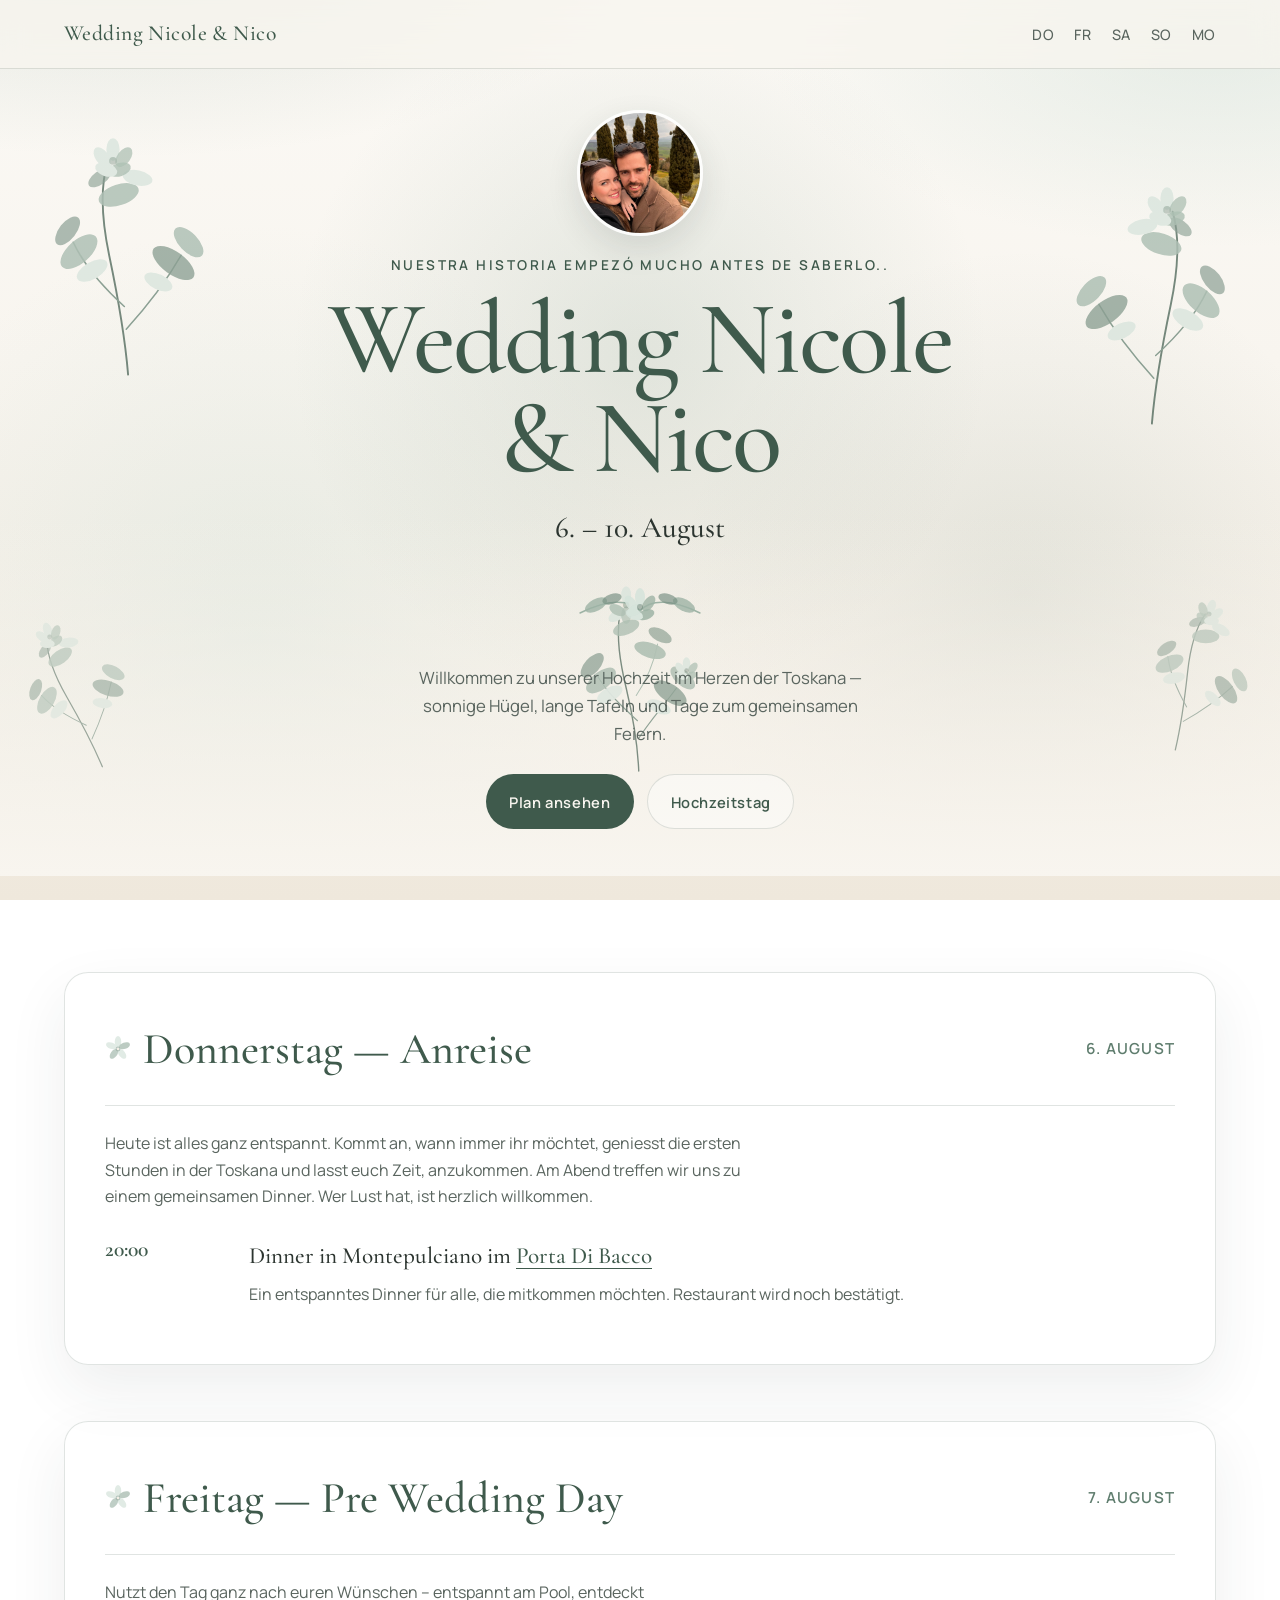
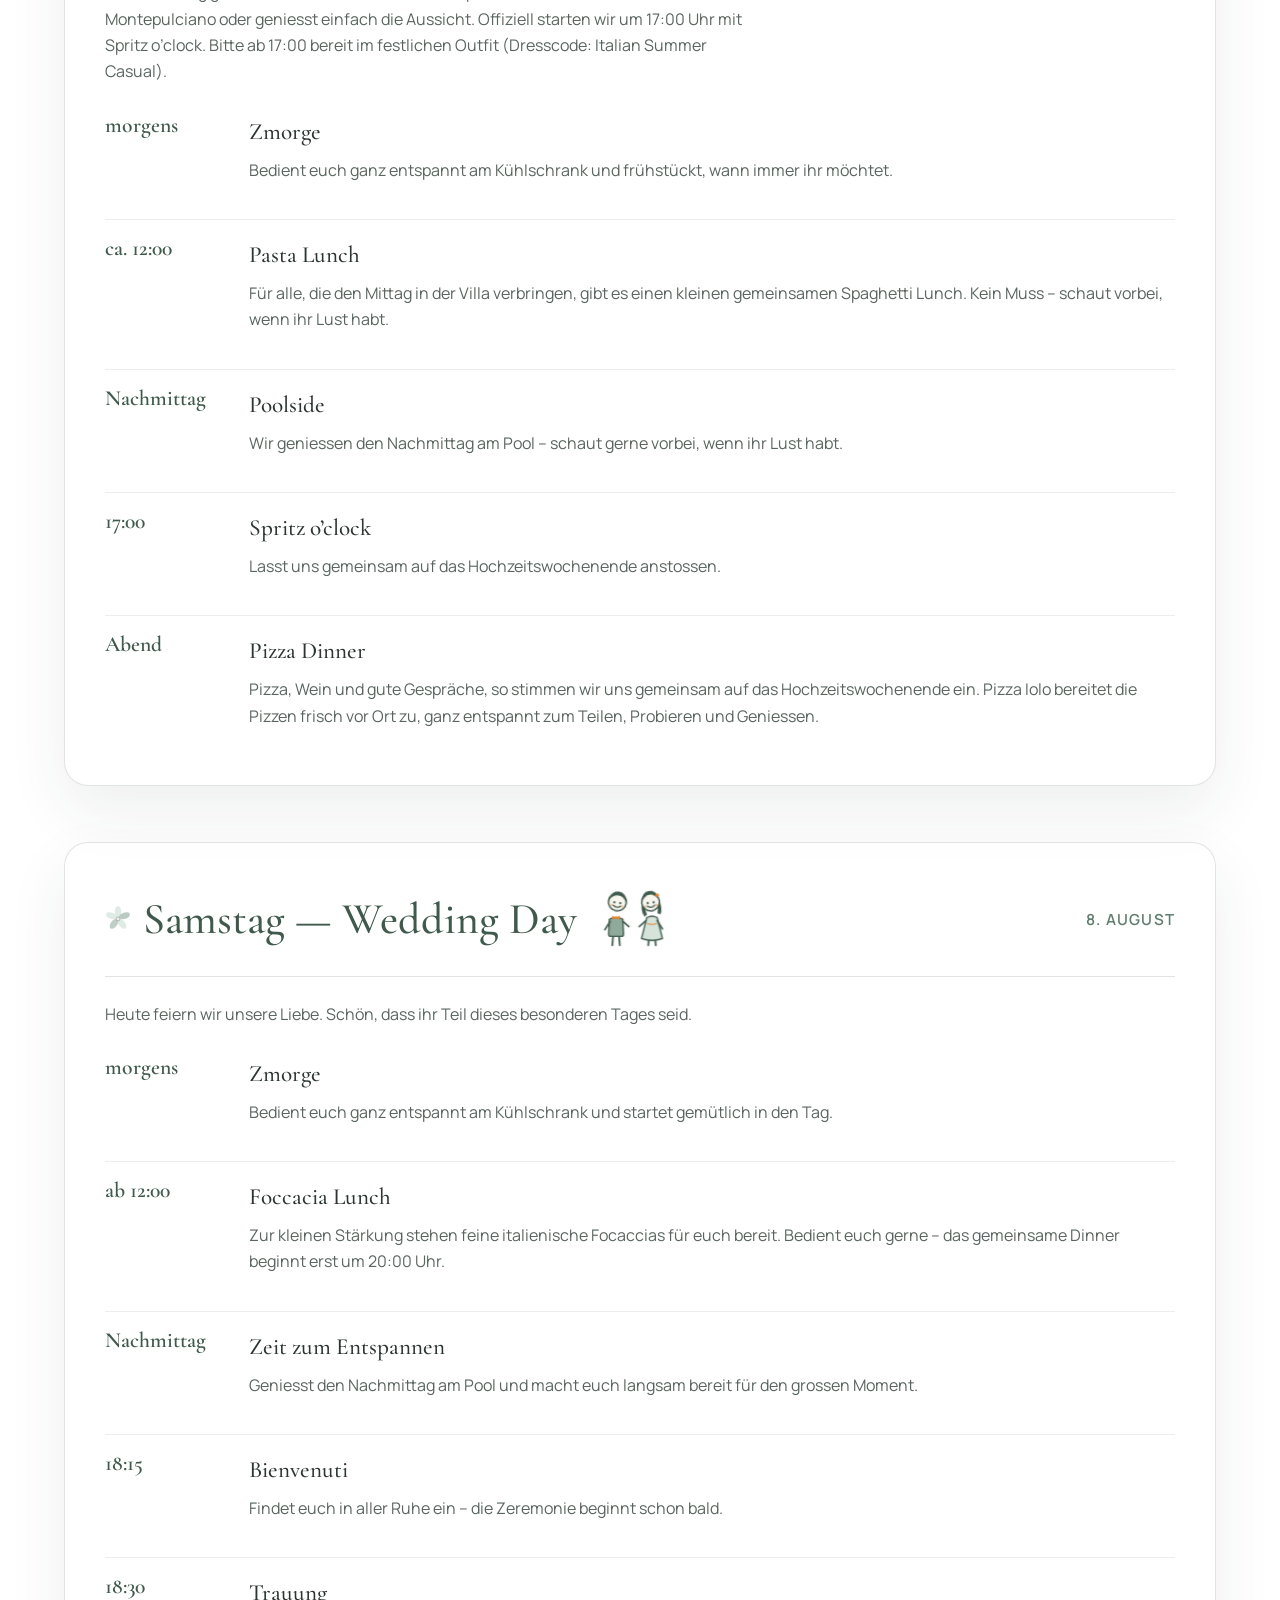
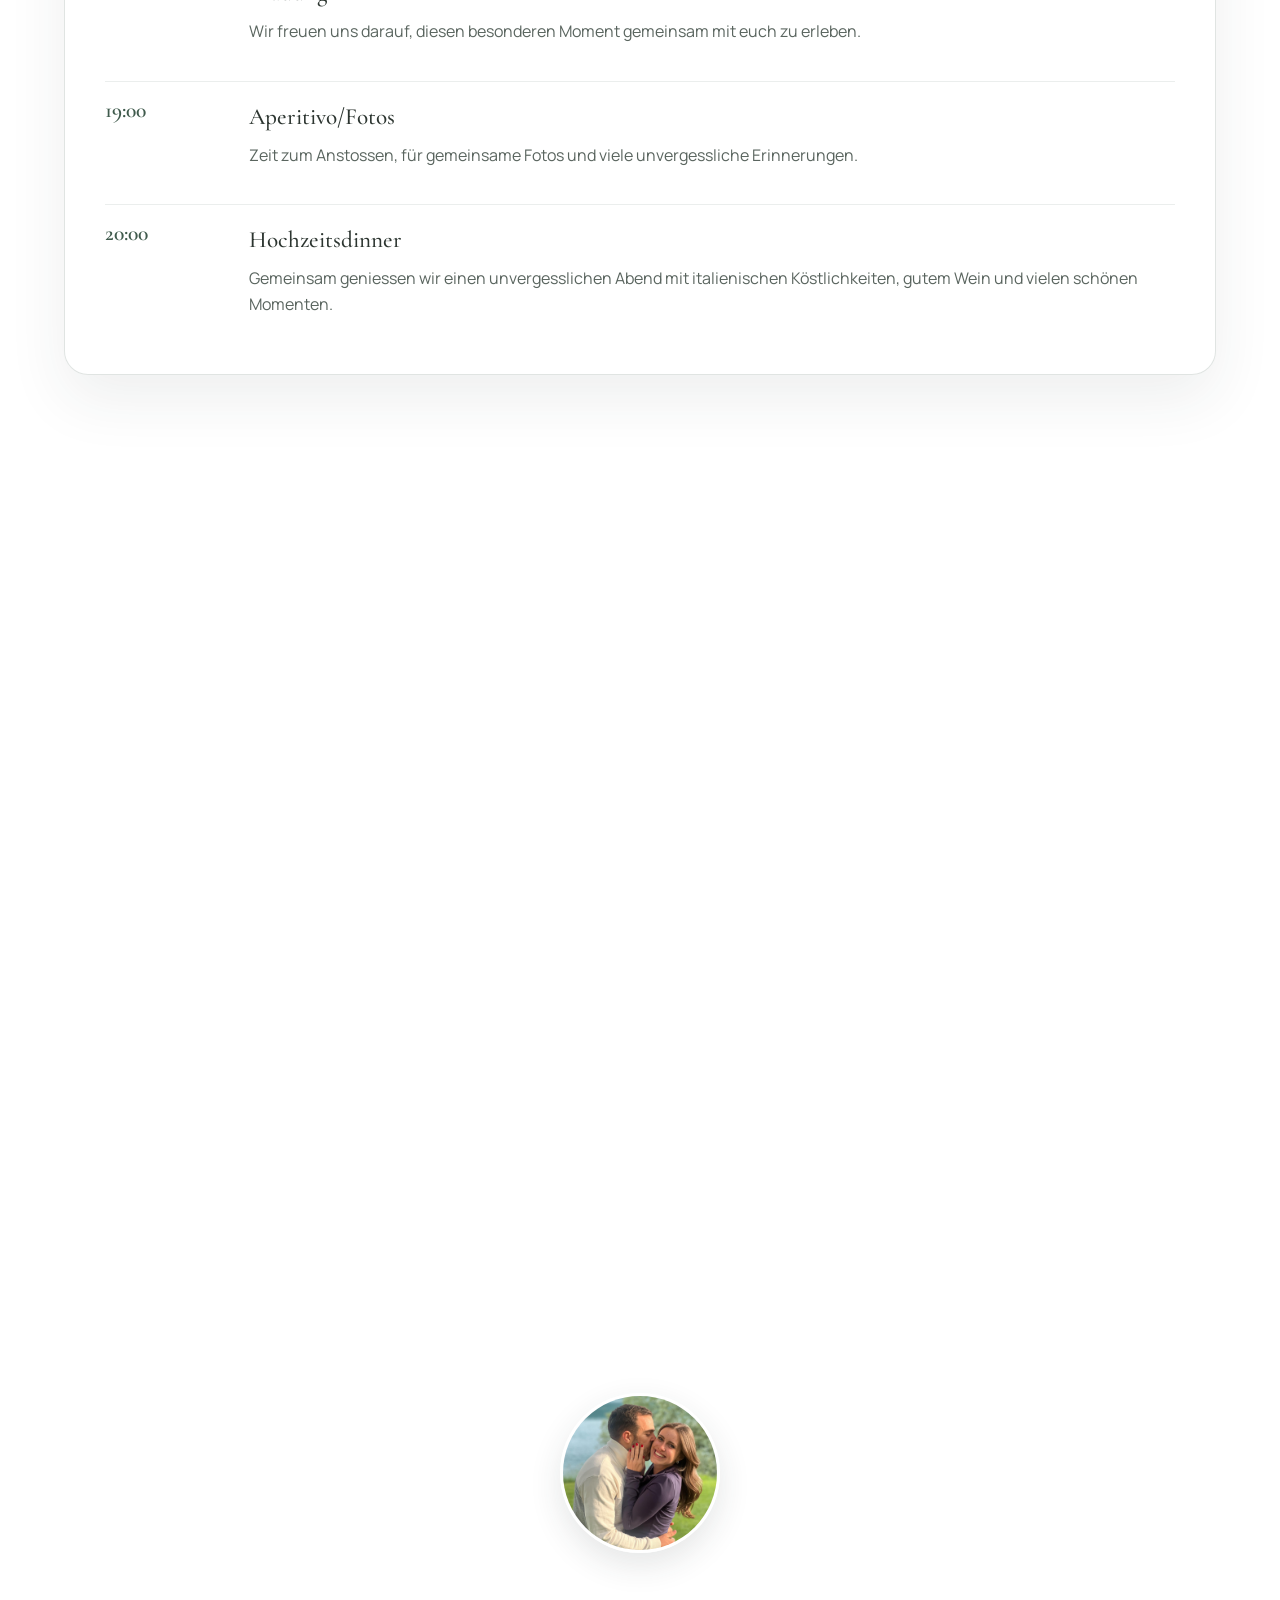
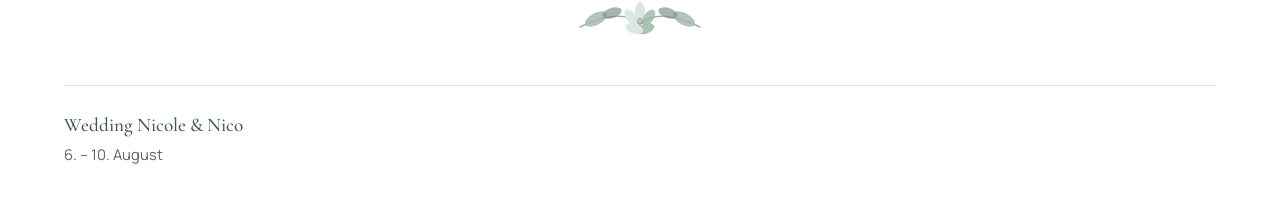
<file: index.html>
<!DOCTYPE html>
<html lang="de">
  <head>
    <meta charset="UTF-8" />
    <meta name="viewport" content="width=device-width, initial-scale=1.0" />
    <title>Wedding Nicole &amp; Nico</title>
    <meta
      name="description"
      content="Ablauf für Wedding Nicole &amp; Nico — 6. bis 10. August."
    />
    <link rel="preconnect" href="https://fonts.googleapis.com" />
    <link rel="preconnect" href="https://fonts.gstatic.com" crossorigin />
    <link
      href="https://fonts.googleapis.com/css2?family=Cormorant+Garamond:ital,wght@0,400;0,500;0,600;1,400&family=Manrope:wght@400;500;600;700&display=swap"
      rel="stylesheet"
    />
    <link rel="stylesheet" href="css/styles.css" />
  </head>
  <body>
    <header class="site-header">
      <nav class="nav" aria-label="Hauptnavigation">
        <a class="nav-brand" href="#top">Wedding Nicole &amp; Nico</a>
        <ul class="nav-links">
          <li><a href="#thursday">Do</a></li>
          <li><a href="#friday">Fr</a></li>
          <li><a href="#saturday">Sa</a></li>
          <li><a href="#sunday">So</a></li>
          <li><a href="#monday">Mo</a></li>
        </ul>
      </nav>
    </header>

    <main id="top">
      <section class="hero" aria-labelledby="hero-title">
        <div class="hero-atmosphere" aria-hidden="true"></div>
        <div class="hero-flora" aria-hidden="true">
          <img
            class="flora flora--sprig-left"
            src="assets/svg/sprig-left.svg"
            alt=""
            width="220"
            height="260"
          />
          <img
            class="flora flora--sprig-right"
            src="assets/svg/sprig-right.svg"
            alt=""
            width="220"
            height="260"
          />
          <img
            class="flora flora--corner-bl"
            src="assets/svg/sprig-left.svg"
            alt=""
            width="220"
            height="260"
          />
          <img
            class="flora flora--corner-br"
            src="assets/svg/sprig-right.svg"
            alt=""
            width="220"
            height="260"
          />
          <img
            class="flora flora--bouquet"
            src="assets/svg/bouquet.svg"
            alt=""
            width="280"
            height="320"
          />
        </div>
        <div class="hero-content">
          <img
            class="hero-photo"
            src="assets/images/nici1.jpeg"
            alt="Das Brautpaar lächelt gemeinsam im Freien"
            width="400"
            height="400"
          />
          <p class="hero-kicker">Nuestra Historia empezó mucho antes de saberlo..</p>
          <h1 class="hero-title" id="hero-title">Wedding Nicole &amp; Nico</h1>
          <p class="hero-dates">6. – 10. August</p>
          <img
            class="floral-divider"
            src="assets/svg/divider.svg"
            alt=""
            width="160"
            height="80"
            aria-hidden="true"
          />
          <p class="hero-lead">
            Willkommen zu unserer Hochzeit im Herzen der Toskana — sonnige Hügel,
            lange Tafeln und Tage zum gemeinsamen Feiern.
          </p>
          <div class="hero-cta">
            <a class="button button--primary" href="#thursday">Plan ansehen</a>
            <a class="button button--ghost" href="#saturday">Hochzeitstag</a>
          </div>
        </div>
      </section>

      <section class="section" aria-label="Hochzeitstage">
        <div class="timeline">
          <article class="day" id="thursday">
            <header class="day-header">
              <div class="day-heading">
                <img
                  class="floral-mark"
                  src="assets/svg/blossom.svg"
                  alt=""
                  width="64"
                  height="64"
                  aria-hidden="true"
                />
                <h3 class="day-title">Donnerstag — Anreise</h3>
              </div>
              <p class="day-date">6. August</p>
            </header>
            <p class="day-intro">
              Heute ist alles ganz entspannt. Kommt an, wann immer ihr möchtet,
              geniesst die ersten Stunden in der Toskana und lasst euch Zeit,
              anzukommen. Am Abend treffen wir uns zu einem gemeinsamen Dinner.
              Wer Lust hat, ist herzlich willkommen.
            </p>
            <ul class="events">
              <li class="event">
                <p class="event-time">20:00</p>
                <div class="event-body">
                  <h4>Dinner in Montepulciano im <a href="https://portadibacco.it">Porta Di Bacco</a> </h4>
                  <p>
                    Ein entspanntes Dinner für alle, die mitkommen möchten.
                    Restaurant wird noch bestätigt.
                  </p>
                </div>
              </li>
            </ul>
          </article>

          <article class="day" id="friday">
            <header class="day-header">
              <div class="day-heading">
                <img
                  class="floral-mark"
                  src="assets/svg/blossom.svg"
                  alt=""
                  width="64"
                  height="64"
                  aria-hidden="true"
                />
                <h3 class="day-title">Freitag — Pre Wedding Day</h3>
              </div>
              <p class="day-date">7. August</p>
            </header>
            <p class="day-intro">
              Nutzt den Tag ganz nach euren Wünschen – entspannt am Pool,
              entdeckt Montepulciano oder geniesst einfach die Aussicht.
              Offiziell starten wir um 17:00 Uhr mit Spritz o’clock. Bitte ab 17:00
              bereit im festlichen Outfit (Dresscode: Italian Summer Casual).
            </p>
            <ul class="events">
              <li class="event">
                <p class="event-time">morgens</p>
                <div class="event-body">
                  <h4>Zmorge</h4>
                  <p>
                    Bedient euch ganz entspannt am Kühlschrank und frühstückt,
                    wann immer ihr möchtet.
                  </p>
                </div>
              </li>
              <li class="event">
                <p class="event-time">ca. 12:00</p>
                <div class="event-body">
                  <h4>Pasta Lunch</h4>
                  <p>
                    Für alle, die den Mittag in der Villa verbringen, gibt es
                    einen kleinen gemeinsamen Spaghetti Lunch. Kein Muss –
                    schaut vorbei, wenn ihr Lust habt.
                  </p>
                </div>
              </li>
              <li class="event">
                <p class="event-time">Nachmittag</p>
                <div class="event-body">
                  <h4>Poolside</h4>
                  <p>
                    Wir geniessen den Nachmittag am Pool – schaut gerne vorbei,
                    wenn ihr Lust habt.
                  </p>
                </div>
              </li>
              <li class="event">
                <p class="event-time">17:00</p>
                <div class="event-body">
                  <h4>Spritz o’clock</h4>
                  <p>
                    Lasst uns gemeinsam auf das Hochzeitswochenende anstossen.
                  </p>
                </div>
              </li>
              <li class="event">
                <p class="event-time">Abend</p>
                <div class="event-body">
                  <h4>Pizza Dinner</h4>
                  <p>
                    Pizza, Wein und gute Gespräche, so stimmen wir uns gemeinsam
                    auf das Hochzeitswochenende ein. Pizza Iolo bereitet die
                    Pizzen frisch vor Ort zu, ganz entspannt zum Teilen,
                    Probieren und Geniessen.
                  </p>
                </div>
              </li>
            </ul>
          </article>

          <article class="day" id="saturday">
            <header class="day-header">
              <div class="day-heading">
                <img
                  class="floral-mark"
                  src="assets/svg/blossom.svg"
                  alt=""
                  width="64"
                  height="64"
                  aria-hidden="true"
                />
                <h3 class="day-title">Samstag — Wedding Day</h3>
                <div class="surprise-anim" aria-hidden="true">
                  <svg viewBox="0 0 120 95" xmlns="http://www.w3.org/2000/svg" width="90" height="71" fill="none">
                    <g class="character boy">
                      <line x1="32" y1="70" x2="31" y2="82" stroke="#3f5a4c" stroke-width="2.4" stroke-linecap="round"/>
                      <line x1="40" y1="70" x2="41" y2="82" stroke="#3f5a4c" stroke-width="2.4" stroke-linecap="round"/>
                      <path d="M27 47 Q36 42 45 47 L46 67 Q46 70 43 70 L29 70 Q26 70 26 67 Z" fill="#8fa99a" stroke="#3f5a4c" stroke-width="1.8"/>
                      <line x1="28" y1="50" x2="21" y2="61" stroke="#3f5a4c" stroke-width="2.2" stroke-linecap="round"/>
                      <line x1="45" y1="50" x2="53" y2="57" stroke="#3f5a4c" stroke-width="2.2" stroke-linecap="round"/>
                      <path d="M36 45 L31 42 L31 48 Z M36 45 L41 42 L41 48 Z" fill="#e8872d"/>
                      <circle cx="36" cy="45" r="1.6" fill="#e8872d"/>
                      <g class="boy-head">
                        <circle cx="36" cy="24" r="12" fill="#f8f5ef" stroke="#3f5a4c" stroke-width="2"/>
                        <path d="M24.5 22 Q26 10 36 10 Q46 10 47.5 22 Q42 15 36 15 Q30 15 24.5 22 Z" fill="#3f5a4c"/>
                        <circle cx="32" cy="25" r="1.5" fill="#3f5a4c"/>
                        <circle cx="40" cy="25" r="1.5" fill="#3f5a4c"/>
                        <path d="M31 29 Q36 33 41 29" stroke="#3f5a4c" stroke-width="1.6" stroke-linecap="round"/>
                        <circle cx="28.5" cy="29" r="1.6" fill="#e8872d" opacity="0.45"/>
                        <circle cx="43.5" cy="29" r="1.6" fill="#e8872d" opacity="0.45"/>
                      </g>
                    </g>
                    <g class="character girl">
                      <line x1="80" y1="72" x2="79" y2="82" stroke="#3f5a4c" stroke-width="2.4" stroke-linecap="round"/>
                      <line x1="88" y1="72" x2="89" y2="82" stroke="#3f5a4c" stroke-width="2.4" stroke-linecap="round"/>
                      <path d="M77 45 Q84 41 91 45 L98 73 Q84 78 70 73 Z" fill="#d5e3db" stroke="#3f5a4c" stroke-width="1.8"/>
                      <path d="M78 53 Q84 55 90 53" stroke="#e8872d" stroke-width="1.5" stroke-linecap="round" fill="none"/>
                      <line x1="91" y1="49" x2="98" y2="60" stroke="#3f5a4c" stroke-width="2.2" stroke-linecap="round"/>
                      <line x1="76" y1="49" x2="67" y2="57" stroke="#3f5a4c" stroke-width="2.2" stroke-linecap="round"/>
                      <g class="girl-head">
                        <path d="M72.5 22 Q69 34 73 42 L77 40 Q74 30 75.5 22 Z" fill="#3f5a4c"/>
                        <path d="M95.5 22 Q99 34 95 42 L91 40 Q94 30 92.5 22 Z" fill="#3f5a4c"/>
                        <circle cx="84" cy="24" r="12" fill="#f8f5ef" stroke="#3f5a4c" stroke-width="2"/>
                        <path d="M72.5 22 Q74 9 84 9 Q94 9 95.5 22 Q90 14 84 14 Q78 14 72.5 22 Z" fill="#3f5a4c"/>
                        <circle cx="94" cy="16" r="2.4" fill="#e8872d"/>
                        <circle cx="80" cy="25" r="1.5" fill="#3f5a4c"/>
                        <circle cx="88" cy="25" r="1.5" fill="#3f5a4c"/>
                        <path d="M79 29 Q84 33 89 29" stroke="#3f5a4c" stroke-width="1.6" stroke-linecap="round"/>
                        <circle cx="76.5" cy="29" r="1.6" fill="#e8872d" opacity="0.45"/>
                        <circle cx="91.5" cy="29" r="1.6" fill="#e8872d" opacity="0.45"/>
                      </g>
                    </g>
                    <g class="hearts">
                      <path class="heart heart--1" d="M61 68 C61 68 54 62 54 57.5 C54 54.5 57 53 61 56 C65 53 68 54.5 68 57.5 C68 62 61 68 61 68 Z" fill="#e8872d"/>
                      <path class="heart heart--2" d="M54 68 C54 68 49 64 49 60.8 C49 58.6 51 57.5 54 59.6 C57 57.5 59 58.6 59 60.8 C59 64 54 68 54 68 Z" fill="#e8872d" opacity="0.85"/>
                      <path class="heart heart--3" d="M68 68 C68 68 63 64 63 60.8 C63 58.6 65 57.5 68 59.6 C71 57.5 73 58.6 73 60.8 C73 64 68 68 68 68 Z" fill="#e8872d" opacity="0.85"/>
                    </g>
                  </svg>
                </div>
              </div>
              <p class="day-date">8. August</p>
            </header>
            <p class="day-intro">
              Heute feiern wir unsere Liebe. Schön, dass ihr Teil dieses
              besonderen Tages seid.
            </p>
            <ul class="events">
              <li class="event">
                <p class="event-time">morgens</p>
                <div class="event-body">
                  <h4>Zmorge</h4>
                  <p>
                    Bedient euch ganz entspannt am Kühlschrank und startet
                    gemütlich in den Tag.
                  </p>
                </div>
              </li>
              <li class="event">
                <p class="event-time">ab 12:00</p>
                <div class="event-body">
                  <h4>Foccacia Lunch</h4>
                  <p>
                    Zur kleinen Stärkung stehen feine italienische Focaccias
                    für euch bereit. Bedient euch gerne – das gemeinsame Dinner
                    beginnt erst um 20:00 Uhr.
                  </p>
                </div>
              </li>
              <li class="event">
                <p class="event-time">Nachmittag</p>
                <div class="event-body">
                  <h4>Zeit zum Entspannen</h4>
                  <p>
                    Geniesst den Nachmittag am Pool und macht euch langsam
                    bereit für den grossen Moment.
                  </p>
                </div>
              </li>
              <li class="event">
                <p class="event-time">18:15</p>
                <div class="event-body">
                  <h4>Bienvenuti</h4>
                  <p>
                    Findet euch in aller Ruhe ein – die Zeremonie beginnt schon
                    bald.
                  </p>
                </div>
              </li>
              <li class="event">
                <p class="event-time">18:30</p>
                <div class="event-body">
                  <h4>Trauung</h4>
                  <p>
                    Wir freuen uns darauf, diesen besonderen Moment gemeinsam
                    mit euch zu erleben.
                  </p>
                </div>
              </li>
              <li class="event">
                <p class="event-time">19:00</p>
                <div class="event-body">
                  <h4>Aperitivo/Fotos</h4>
                  <p>
                    Zeit zum Anstossen, für gemeinsame Fotos und viele
                    unvergessliche Erinnerungen.
                  </p>
                </div>
              </li>
              <li class="event">
                <p class="event-time">20:00</p>
                <div class="event-body">
                  <h4>Hochzeitsdinner</h4>
                  <p>
                    Gemeinsam geniessen wir einen unvergesslichen Abend mit
                    italienischen Köstlichkeiten, gutem Wein und vielen schönen
                    Momenten.
                  </p>
                </div>
              </li>
            </ul>
          </article>

          <article class="day" id="sunday">
            <header class="day-header">
              <div class="day-heading">
                <img
                  class="floral-mark"
                  src="assets/svg/blossom.svg"
                  alt=""
                  width="64"
                  height="64"
                  aria-hidden="true"
                />
                <h3 class="day-title">Sonntag — Relax &amp; BBQ</h3>
              </div>
              <p class="day-date">9. August</p>
            </header>
            <p class="day-intro">
              Geniesst den letzten gemeinsamen Tag ganz nach euren Wünschen,
              bevor wir das Hochzeitswochenende am Abend gemütlich ausklingen
              lassen.
            </p>
            <ul class="events">
              <li class="event">
                <p class="event-time">morgens</p>
                <div class="event-body">
                  <h4>Zmorge</h4>
                  <p>
                    Bedient euch ganz entspannt am Kühlschrank und startet
                    gemütlich in den Tag.
                  </p>
                </div>
              </li>
              <li class="event">
                <p class="event-time">20:00</p>
                <div class="event-body">
                  <h4>Grillobig</h4>
                  <p>
                    Lasst uns das Hochzeitswochenende bei einem gemütlichen
                    Grillobig gemeinsam ausklingen lassen.
                  </p>
                </div>
              </li>
            </ul>
          </article>

          <article class="day" id="monday">
            <header class="day-header">
              <div class="day-heading">
                <img
                  class="floral-mark"
                  src="assets/svg/blossom.svg"
                  alt=""
                  width="64"
                  height="64"
                  aria-hidden="true"
                />
                <h3 class="day-title">Montag — Check-Out</h3>
              </div>
              <p class="day-date">10. August</p>
            </header>
            <p class="day-intro">
              Danke, dass ihr dieses besondere Wochenende mit uns verbracht
              habt. Wir wünschen euch eine gute Heimreise und bitten euch, bis
              10:00 Uhr auszuchecken.
            </p>
          </article>
        </div>
      </section>
    </main>

    <footer class="site-footer">
      <div class="closing-photo">
        <img
          src="assets/images/nici2.jpeg"
          alt="Das Brautpaar in einer warmen Umarmung"
          width="400"
          height="400"
          loading="lazy"
        />
      </div>
      <div class="footer-flora" aria-hidden="true">
        <img
          class="floral-divider"
          src="assets/svg/divider.svg"
          alt=""
          width="160"
          height="80"
        />
      </div>
      <div class="footer">
        <div>
          <strong>Wedding Nicole &amp; Nico</strong>
          <div>6. – 10. August</div>
        </div>
      </div>
    </footer>

    <script src="js/main.js?v=3"></script>
  </body>
</html>
</file>
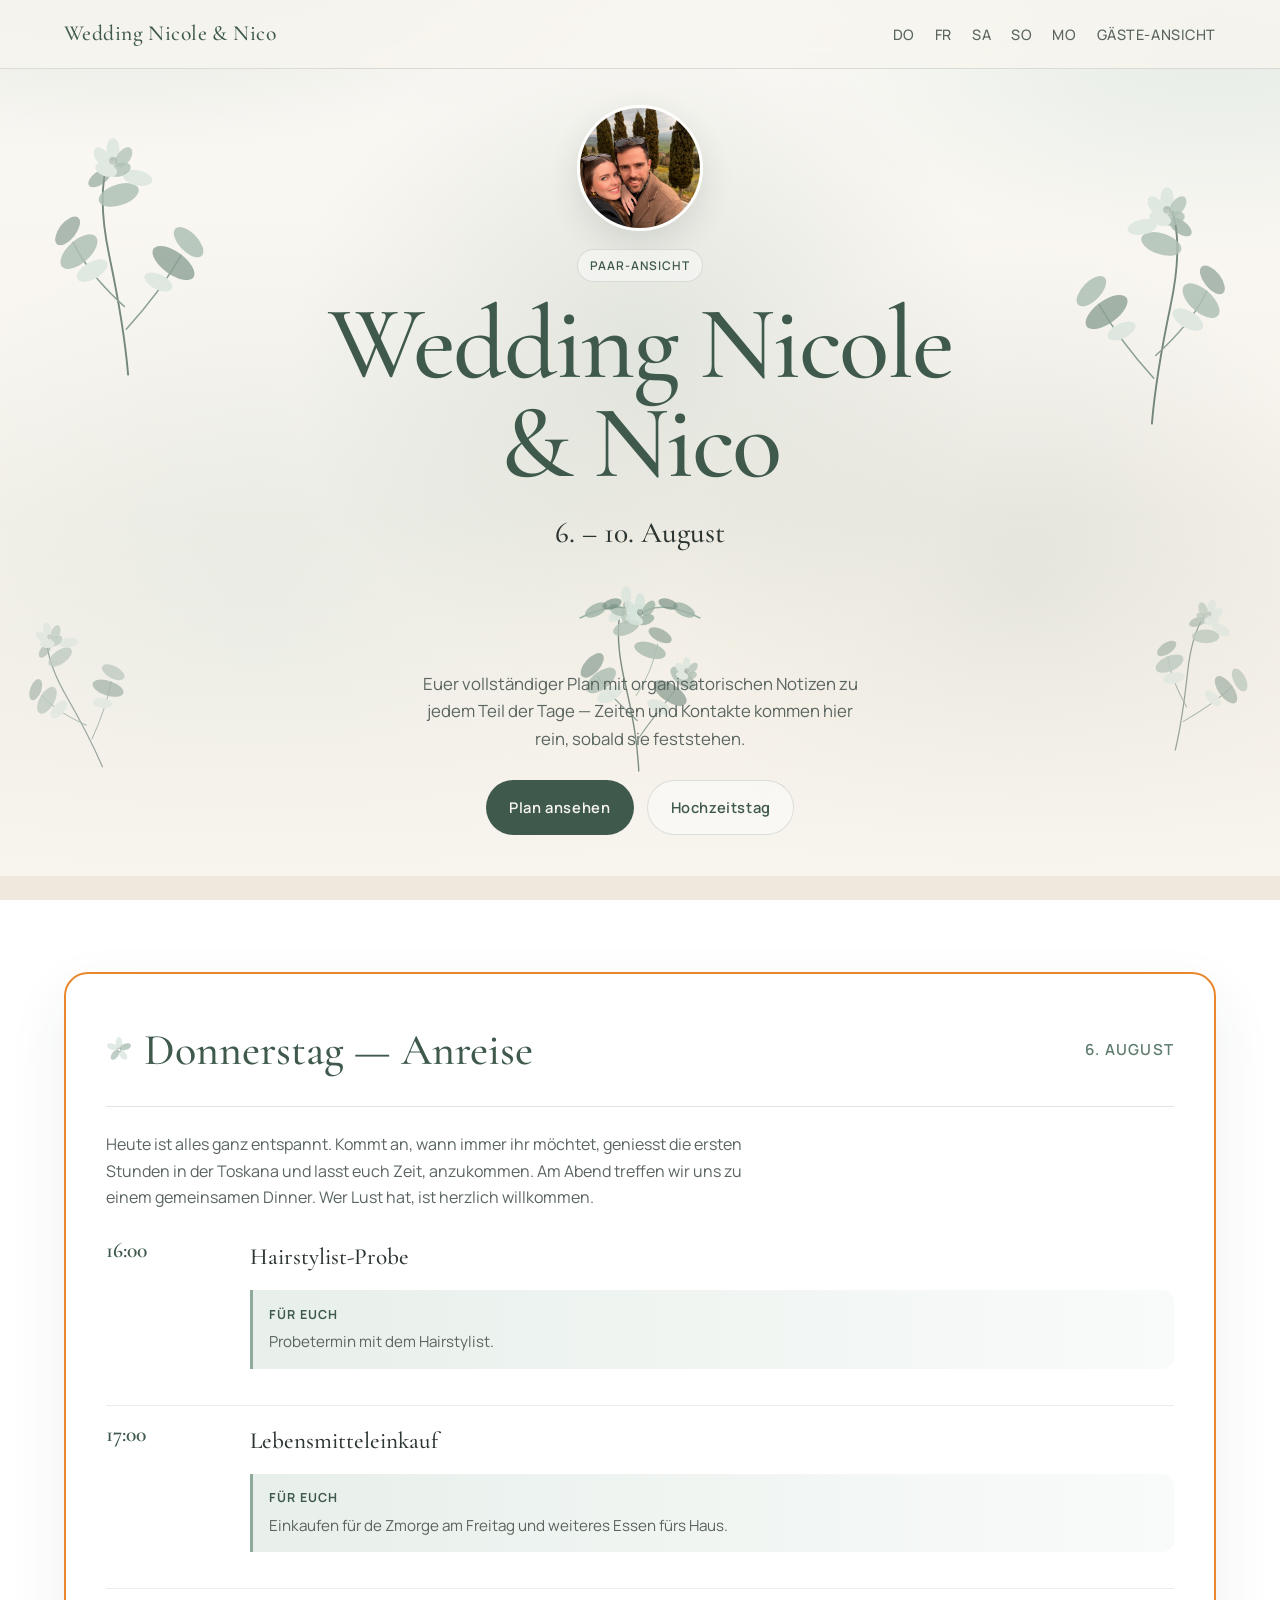
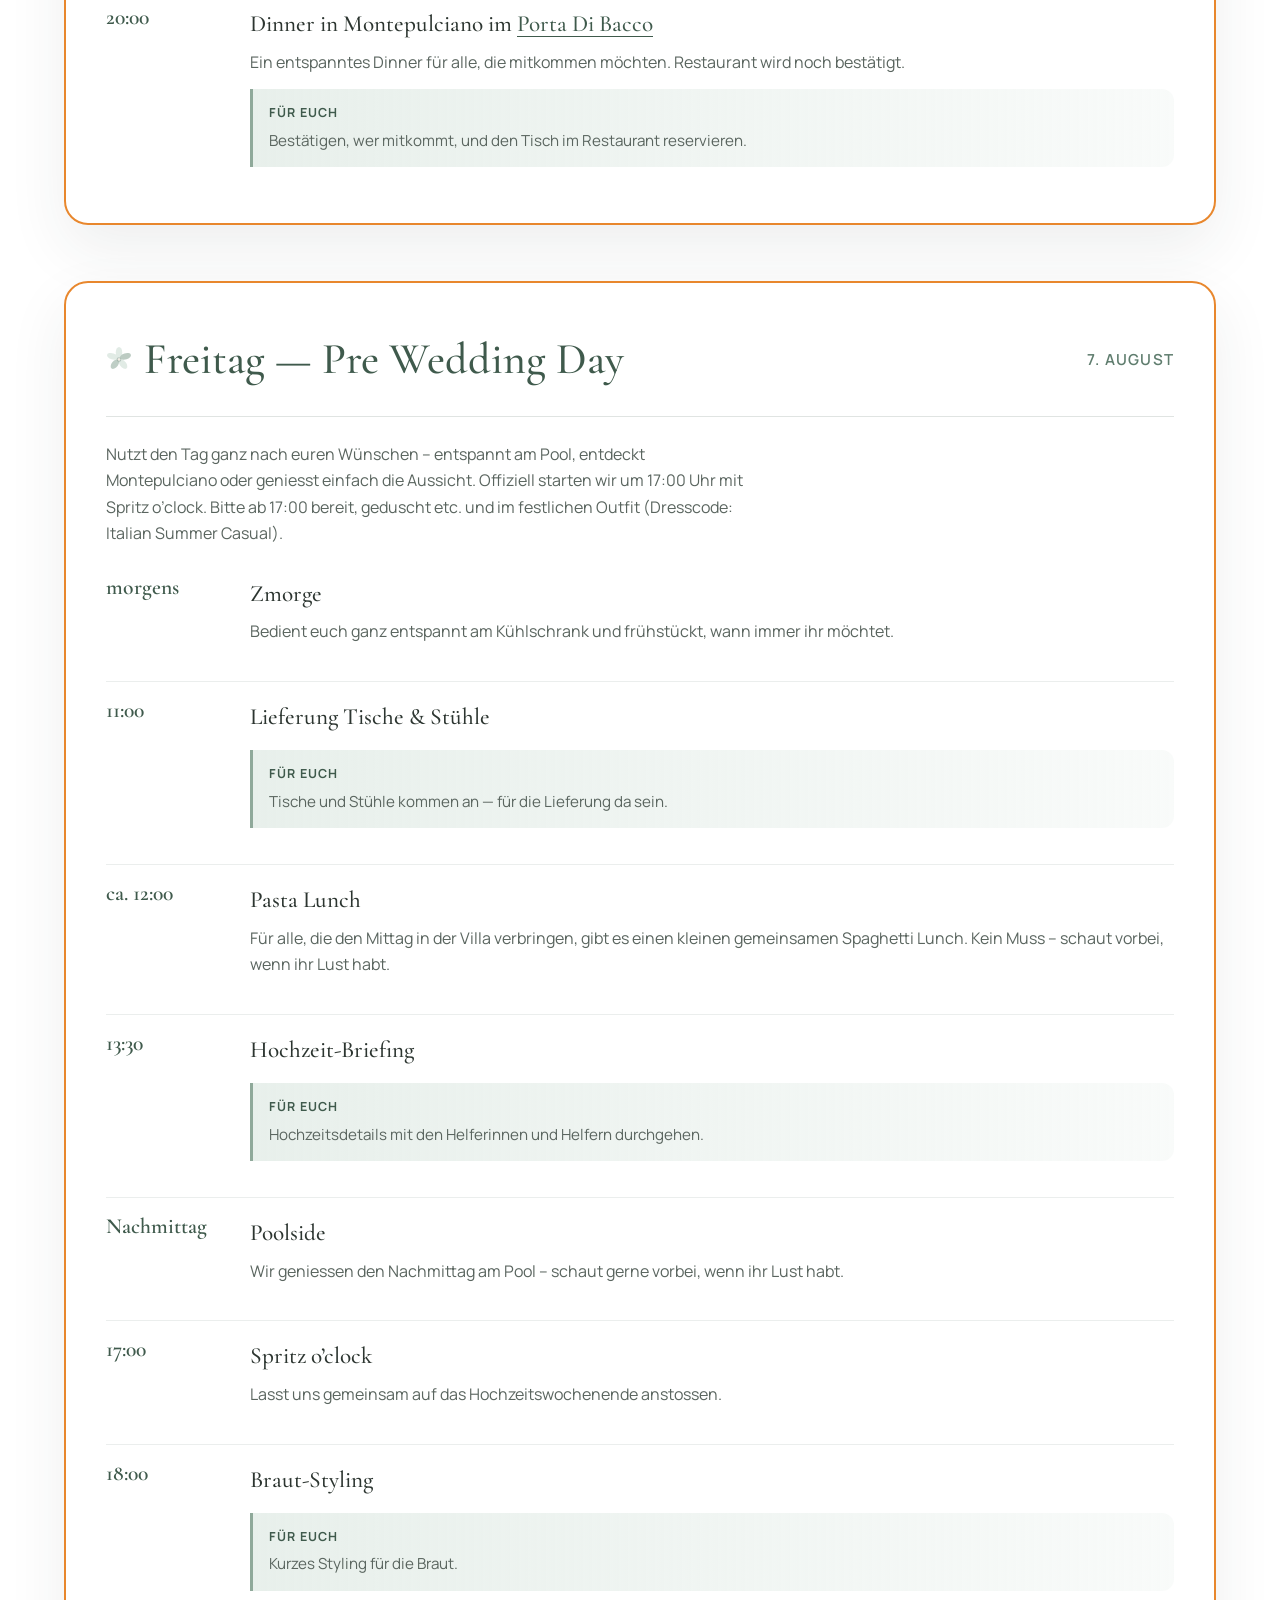
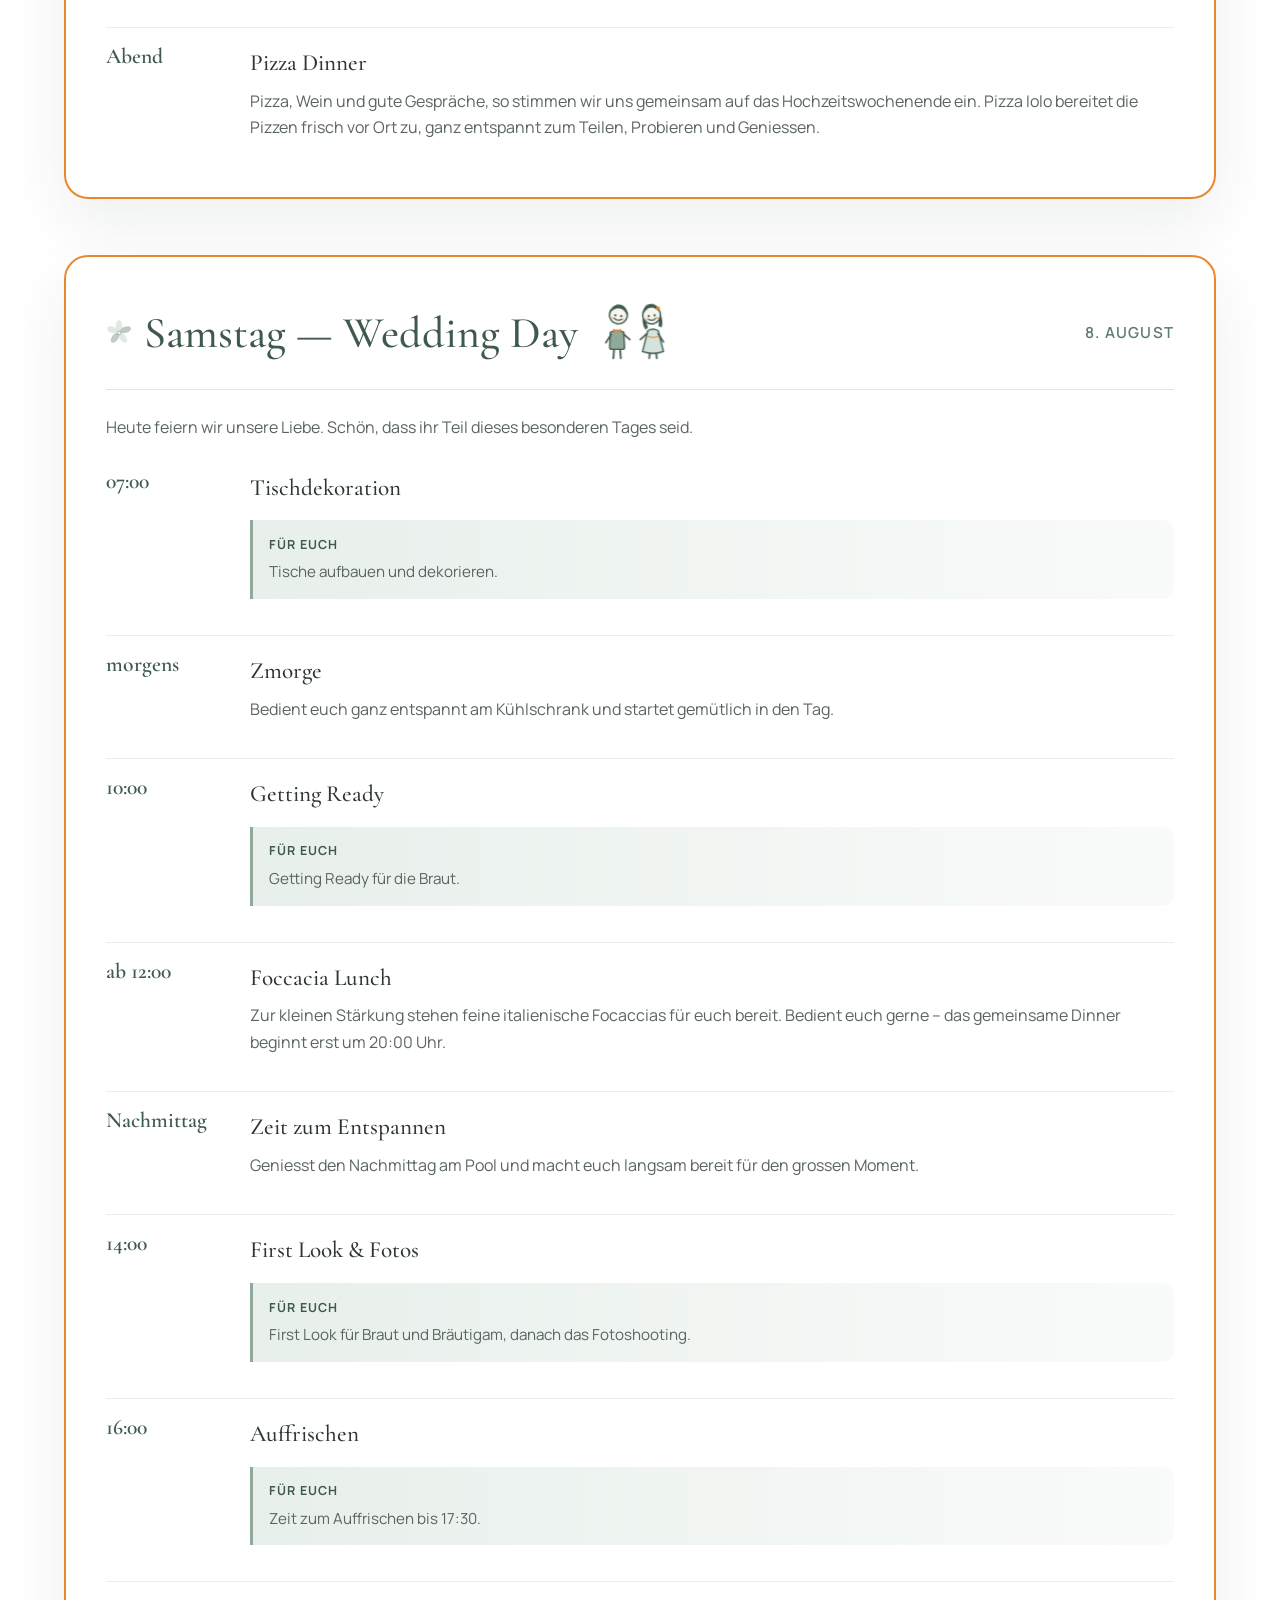
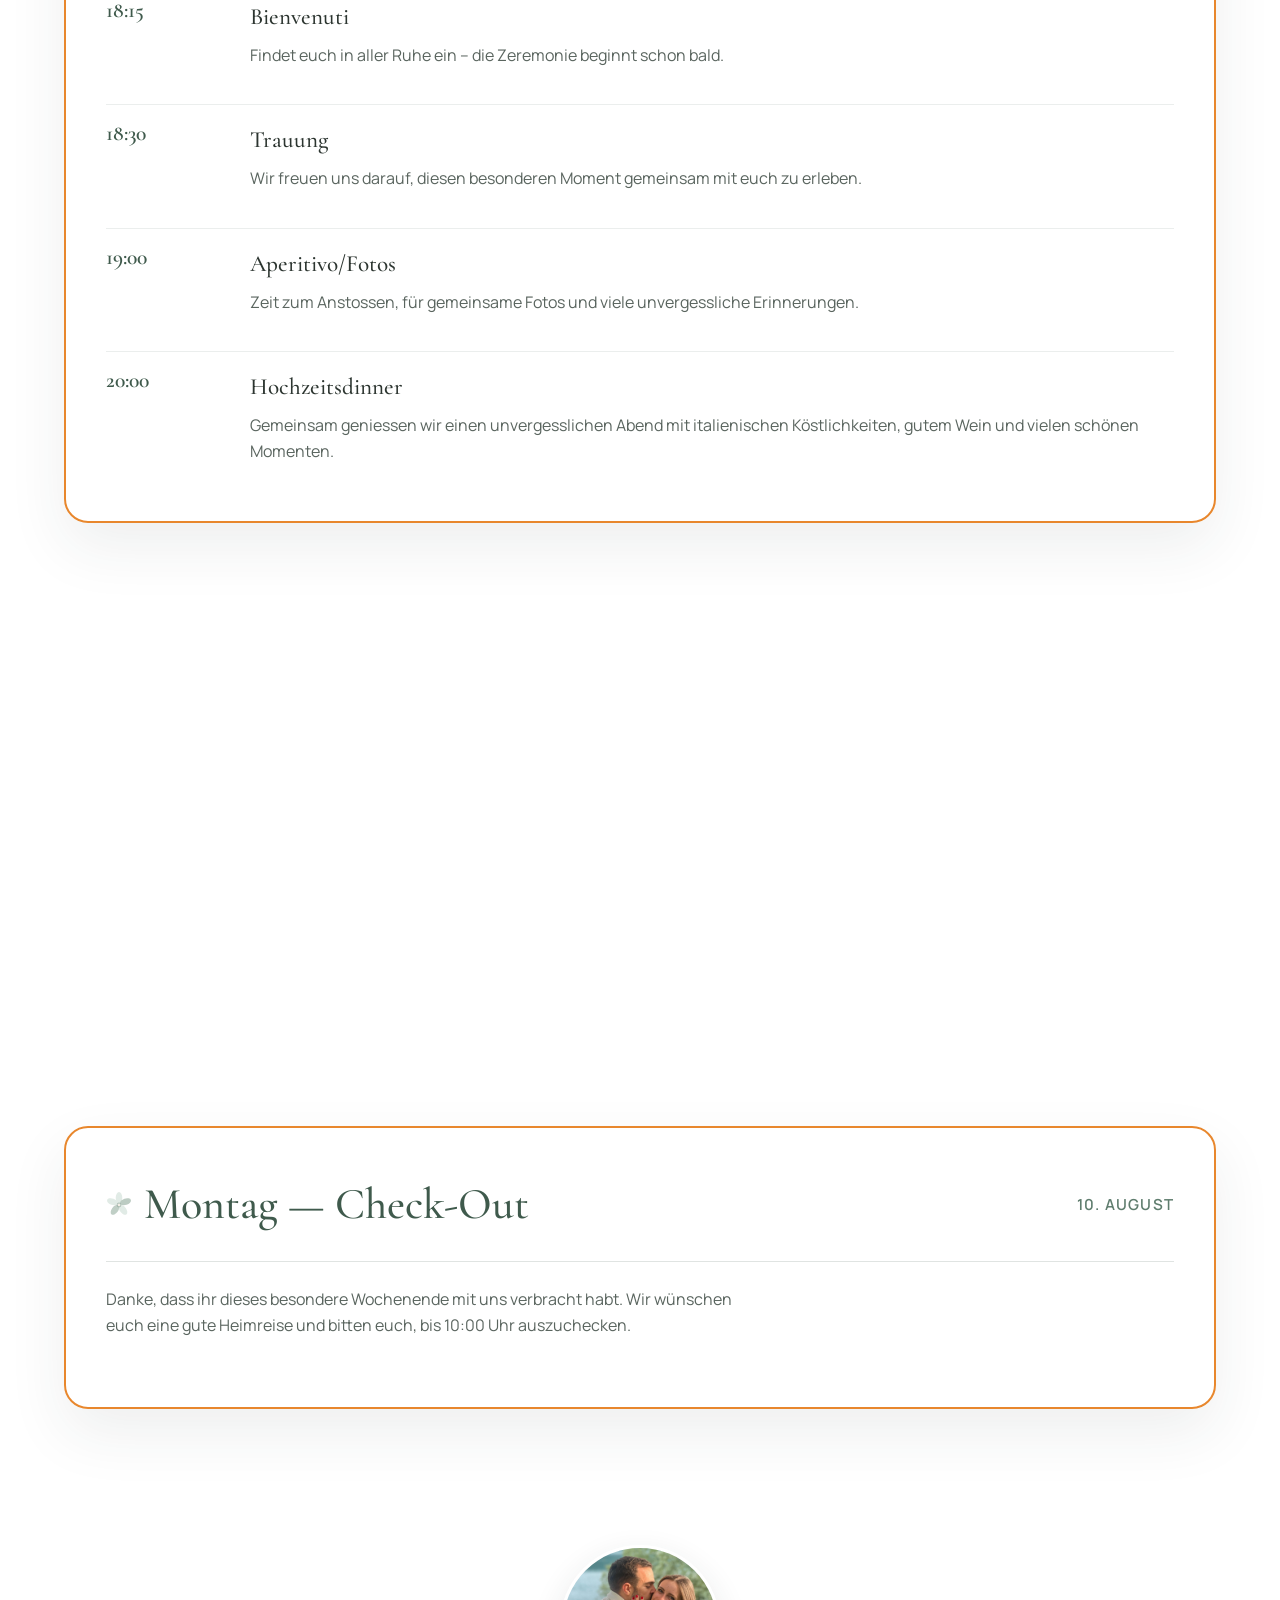
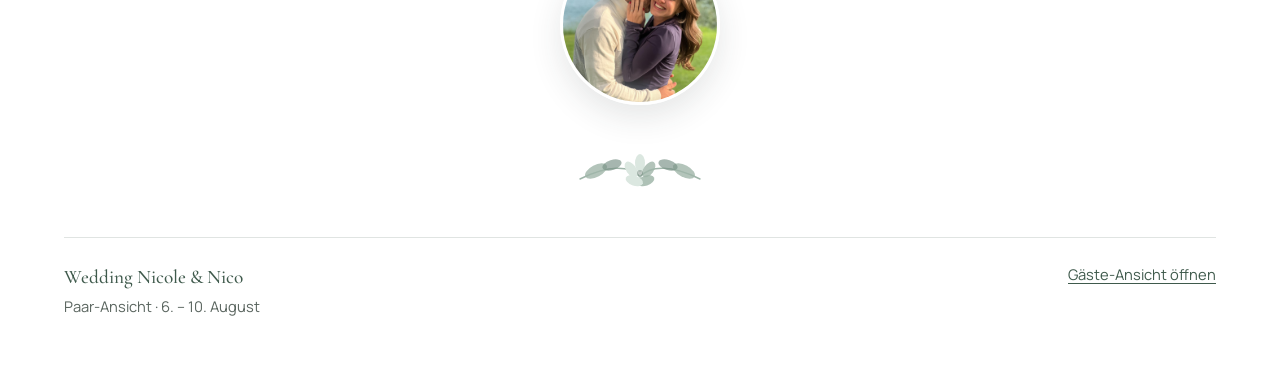
<file: couple/index.html>
<!DOCTYPE html>
<html lang="de">
  <head>
    <meta charset="UTF-8" />
    <meta name="viewport" content="width=device-width, initial-scale=1.0" />
    <title>Wedding Nicole &amp; Nico — Paar</title>
    <meta
      name="description"
      content="Paar-Ansicht mit organisatorischen Details für Wedding Nicole &amp; Nico — 6. bis 10. August."
    />
    <link rel="preconnect" href="https://fonts.googleapis.com" />
    <link rel="preconnect" href="https://fonts.gstatic.com" crossorigin />
    <link
      href="https://fonts.googleapis.com/css2?family=Cormorant+Garamond:ital,wght@0,400;0,500;0,600;1,400&family=Manrope:wght@400;500;600;700&display=swap"
      rel="stylesheet"
    />
    <link rel="stylesheet" href="../css/styles.css" />
  </head>
  <body class="couple-view">
    <header class="site-header">
      <nav class="nav" aria-label="Hauptnavigation">
        <a class="nav-brand" href="#top">Wedding Nicole &amp; Nico</a>
        <ul class="nav-links">
          <li><a href="#thursday">Do</a></li>
          <li><a href="#friday">Fr</a></li>
          <li><a href="#saturday">Sa</a></li>
          <li><a href="#sunday">So</a></li>
          <li><a href="#monday">Mo</a></li>
          <li><a href="../index.html">Gäste-Ansicht</a></li>
        </ul>
      </nav>
    </header>

    <main id="top">
      <section class="hero" aria-labelledby="hero-title">
        <div class="hero-atmosphere" aria-hidden="true"></div>
        <div class="hero-flora" aria-hidden="true">
          <img
            class="flora flora--sprig-left"
            src="../assets/svg/sprig-left.svg"
            alt=""
            width="220"
            height="260"
          />
          <img
            class="flora flora--sprig-right"
            src="../assets/svg/sprig-right.svg"
            alt=""
            width="220"
            height="260"
          />
          <img
            class="flora flora--corner-bl"
            src="../assets/svg/sprig-left.svg"
            alt=""
            width="220"
            height="260"
          />
          <img
            class="flora flora--corner-br"
            src="../assets/svg/sprig-right.svg"
            alt=""
            width="220"
            height="260"
          />
          <img
            class="flora flora--bouquet"
            src="../assets/svg/bouquet.svg"
            alt=""
            width="280"
            height="320"
          />
        </div>
        <div class="hero-content">
          <img
            class="hero-photo"
            src="../assets/images/nici1.jpeg"
            alt="Das Brautpaar lächelt gemeinsam im Freien"
            width="400"
            height="400"
          />
          <p class="hero-kicker">
            <span class="badge">Paar-Ansicht</span>
          </p>
          <h1 class="hero-title" id="hero-title">Wedding Nicole &amp; Nico</h1>
          <p class="hero-dates">6. – 10. August</p>
          <img
            class="floral-divider"
            src="../assets/svg/divider.svg"
            alt=""
            width="160"
            height="80"
            aria-hidden="true"
          />
          <p class="hero-lead">
            Euer vollständiger Plan mit organisatorischen Notizen zu jedem Teil
            der Tage — Zeiten und Kontakte kommen hier rein, sobald sie feststehen.
          </p>
          <div class="hero-cta">
            <a class="button button--primary" href="#thursday">Plan ansehen</a>
            <a class="button button--ghost" href="#saturday">Hochzeitstag</a>
          </div>
        </div>
      </section>

      <section class="section" aria-label="Hochzeitstage">
        <div class="timeline">
          <article class="day" id="thursday">
            <header class="day-header">
              <div class="day-heading">
                <img
                  class="floral-mark"
                  src="../assets/svg/blossom.svg"
                  alt=""
                  width="64"
                  height="64"
                  aria-hidden="true"
                />
                <h3 class="day-title">Donnerstag — Anreise</h3>
              </div>
              <p class="day-date">6. August</p>
            </header>
            <p class="day-intro">
              Heute ist alles ganz entspannt. Kommt an, wann immer ihr möchtet,
              geniesst die ersten Stunden in der Toskana und lasst euch Zeit,
              anzukommen. Am Abend treffen wir uns zu einem gemeinsamen Dinner.
              Wer Lust hat, ist herzlich willkommen.
            </p>
            <ul class="events">
              <li class="event">
                <p class="event-time">16:00</p>
                <div class="event-body">
                  <h4>Hairstylist-Probe</h4>
                  <div class="couple-only">
                    <strong>Für euch</strong>
                    <p>Probetermin mit dem Hairstylist.</p>
                  </div>
                </div>
              </li>
              <li class="event">
                <p class="event-time">17:00</p>
                <div class="event-body">
                  <h4>Lebensmitteleinkauf</h4>
                  <div class="couple-only">
                    <strong>Für euch</strong>
                    <p>
                      Einkaufen für de Zmorge am Freitag und weiteres Essen
                      fürs Haus.
                    </p>
                  </div>
                </div>
              </li>
              <li class="event">
                <p class="event-time">20:00</p>
                <div class="event-body">
                  <h4>Dinner in Montepulciano im <a href="https://portadibacco.it">Porta Di Bacco</a> </h4>
                  <p>
                    Ein entspanntes Dinner für alle, die mitkommen möchten.
                    Restaurant wird noch bestätigt.
                  </p>
                  <div class="couple-only">
                    <strong>Für euch</strong>
                    <p>
                      Bestätigen, wer mitkommt, und den Tisch im Restaurant
                      reservieren.
                    </p>
                  </div>
                </div>
              </li>
            </ul>
          </article>

          <article class="day" id="friday">
            <header class="day-header">
              <div class="day-heading">
                <img
                  class="floral-mark"
                  src="../assets/svg/blossom.svg"
                  alt=""
                  width="64"
                  height="64"
                  aria-hidden="true"
                />
                <h3 class="day-title">Freitag — Pre Wedding Day</h3>
              </div>
              <p class="day-date">7. August</p>
            </header>
            <p class="day-intro">
              Nutzt den Tag ganz nach euren Wünschen – entspannt am Pool,
              entdeckt Montepulciano oder geniesst einfach die Aussicht.
              Offiziell starten wir um 17:00 Uhr mit Spritz o’clock. Bitte ab 17:00
              bereit, geduscht etc. und im festlichen Outfit (Dresscode: Italian
              Summer Casual).
            </p>
            <ul class="events">
              <li class="event">
                <p class="event-time">morgens</p>
                <div class="event-body">
                  <h4>Zmorge</h4>
                  <p>
                    Bedient euch ganz entspannt am Kühlschrank und frühstückt,
                    wann immer ihr möchtet.
                  </p>
                </div>
              </li>
              <li class="event">
                <p class="event-time">11:00</p>
                <div class="event-body">
                  <h4>Lieferung Tische &amp; Stühle</h4>
                  <div class="couple-only">
                    <strong>Für euch</strong>
                    <p>Tische und Stühle kommen an — für die Lieferung da sein.</p>
                  </div>
                </div>
              </li>
              <li class="event">
                <p class="event-time">ca. 12:00</p>
                <div class="event-body">
                  <h4>Pasta Lunch</h4>
                  <p>
                    Für alle, die den Mittag in der Villa verbringen, gibt es
                    einen kleinen gemeinsamen Spaghetti Lunch. Kein Muss –
                    schaut vorbei, wenn ihr Lust habt.
                  </p>
                </div>
              </li>
              <li class="event">
                <p class="event-time">13:30</p>
                <div class="event-body">
                  <h4>Hochzeit-Briefing</h4>
                  <div class="couple-only">
                    <strong>Für euch</strong>
                    <p>
                      Hochzeitsdetails mit den Helferinnen und Helfern
                      durchgehen.
                    </p>
                  </div>
                </div>
              </li>
              <li class="event">
                <p class="event-time">Nachmittag</p>
                <div class="event-body">
                  <h4>Poolside</h4>
                  <p>
                    Wir geniessen den Nachmittag am Pool – schaut gerne vorbei,
                    wenn ihr Lust habt.
                  </p>
                </div>
              </li>
              <li class="event">
                <p class="event-time">17:00</p>
                <div class="event-body">
                  <h4>Spritz o’clock</h4>
                  <p>
                    Lasst uns gemeinsam auf das Hochzeitswochenende anstossen.
                  </p>
                </div>
              </li>
              <li class="event">
                <p class="event-time">18:00</p>
                <div class="event-body">
                  <h4>Braut-Styling</h4>
                  <div class="couple-only">
                    <strong>Für euch</strong>
                    <p>Kurzes Styling für die Braut.</p>
                  </div>
                </div>
              </li>
              <li class="event">
                <p class="event-time">Abend</p>
                <div class="event-body">
                  <h4>Pizza Dinner</h4>
                  <p>
                    Pizza, Wein und gute Gespräche, so stimmen wir uns gemeinsam
                    auf das Hochzeitswochenende ein. Pizza Iolo bereitet die
                    Pizzen frisch vor Ort zu, ganz entspannt zum Teilen,
                    Probieren und Geniessen.
                  </p>
                </div>
              </li>
            </ul>
          </article>

          <article class="day" id="saturday">
            <header class="day-header">
              <div class="day-heading">
                <img
                  class="floral-mark"
                  src="../assets/svg/blossom.svg"
                  alt=""
                  width="64"
                  height="64"
                  aria-hidden="true"
                />
                <h3 class="day-title">Samstag — Wedding Day</h3>
                <div class="surprise-anim" aria-hidden="true">
                  <svg viewBox="0 0 120 95" xmlns="http://www.w3.org/2000/svg" width="90" height="71" fill="none">
                    <g class="character boy">
                      <line x1="32" y1="70" x2="31" y2="82" stroke="#3f5a4c" stroke-width="2.4" stroke-linecap="round"/>
                      <line x1="40" y1="70" x2="41" y2="82" stroke="#3f5a4c" stroke-width="2.4" stroke-linecap="round"/>
                      <path d="M27 47 Q36 42 45 47 L46 67 Q46 70 43 70 L29 70 Q26 70 26 67 Z" fill="#8fa99a" stroke="#3f5a4c" stroke-width="1.8"/>
                      <line x1="28" y1="50" x2="21" y2="61" stroke="#3f5a4c" stroke-width="2.2" stroke-linecap="round"/>
                      <line x1="45" y1="50" x2="53" y2="57" stroke="#3f5a4c" stroke-width="2.2" stroke-linecap="round"/>
                      <path d="M36 45 L31 42 L31 48 Z M36 45 L41 42 L41 48 Z" fill="#e8872d"/>
                      <circle cx="36" cy="45" r="1.6" fill="#e8872d"/>
                      <g class="boy-head">
                        <circle cx="36" cy="24" r="12" fill="#f8f5ef" stroke="#3f5a4c" stroke-width="2"/>
                        <path d="M24.5 22 Q26 10 36 10 Q46 10 47.5 22 Q42 15 36 15 Q30 15 24.5 22 Z" fill="#3f5a4c"/>
                        <circle cx="32" cy="25" r="1.5" fill="#3f5a4c"/>
                        <circle cx="40" cy="25" r="1.5" fill="#3f5a4c"/>
                        <path d="M31 29 Q36 33 41 29" stroke="#3f5a4c" stroke-width="1.6" stroke-linecap="round"/>
                        <circle cx="28.5" cy="29" r="1.6" fill="#e8872d" opacity="0.45"/>
                        <circle cx="43.5" cy="29" r="1.6" fill="#e8872d" opacity="0.45"/>
                      </g>
                    </g>
                    <g class="character girl">
                      <line x1="80" y1="72" x2="79" y2="82" stroke="#3f5a4c" stroke-width="2.4" stroke-linecap="round"/>
                      <line x1="88" y1="72" x2="89" y2="82" stroke="#3f5a4c" stroke-width="2.4" stroke-linecap="round"/>
                      <path d="M77 45 Q84 41 91 45 L98 73 Q84 78 70 73 Z" fill="#d5e3db" stroke="#3f5a4c" stroke-width="1.8"/>
                      <path d="M78 53 Q84 55 90 53" stroke="#e8872d" stroke-width="1.5" stroke-linecap="round" fill="none"/>
                      <line x1="91" y1="49" x2="98" y2="60" stroke="#3f5a4c" stroke-width="2.2" stroke-linecap="round"/>
                      <line x1="76" y1="49" x2="67" y2="57" stroke="#3f5a4c" stroke-width="2.2" stroke-linecap="round"/>
                      <g class="girl-head">
                        <path d="M72.5 22 Q69 34 73 42 L77 40 Q74 30 75.5 22 Z" fill="#3f5a4c"/>
                        <path d="M95.5 22 Q99 34 95 42 L91 40 Q94 30 92.5 22 Z" fill="#3f5a4c"/>
                        <circle cx="84" cy="24" r="12" fill="#f8f5ef" stroke="#3f5a4c" stroke-width="2"/>
                        <path d="M72.5 22 Q74 9 84 9 Q94 9 95.5 22 Q90 14 84 14 Q78 14 72.5 22 Z" fill="#3f5a4c"/>
                        <circle cx="94" cy="16" r="2.4" fill="#e8872d"/>
                        <circle cx="80" cy="25" r="1.5" fill="#3f5a4c"/>
                        <circle cx="88" cy="25" r="1.5" fill="#3f5a4c"/>
                        <path d="M79 29 Q84 33 89 29" stroke="#3f5a4c" stroke-width="1.6" stroke-linecap="round"/>
                        <circle cx="76.5" cy="29" r="1.6" fill="#e8872d" opacity="0.45"/>
                        <circle cx="91.5" cy="29" r="1.6" fill="#e8872d" opacity="0.45"/>
                      </g>
                    </g>
                    <g class="hearts">
                      <path class="heart heart--1" d="M61 68 C61 68 54 62 54 57.5 C54 54.5 57 53 61 56 C65 53 68 54.5 68 57.5 C68 62 61 68 61 68 Z" fill="#e8872d"/>
                      <path class="heart heart--2" d="M54 68 C54 68 49 64 49 60.8 C49 58.6 51 57.5 54 59.6 C57 57.5 59 58.6 59 60.8 C59 64 54 68 54 68 Z" fill="#e8872d" opacity="0.85"/>
                      <path class="heart heart--3" d="M68 68 C68 68 63 64 63 60.8 C63 58.6 65 57.5 68 59.6 C71 57.5 73 58.6 73 60.8 C73 64 68 68 68 68 Z" fill="#e8872d" opacity="0.85"/>
                    </g>
                  </svg>
                </div>
              </div>
              <p class="day-date">8. August</p>
            </header>
            <p class="day-intro">
              Heute feiern wir unsere Liebe. Schön, dass ihr Teil dieses
              besonderen Tages seid.
            </p>
            <ul class="events">
              <li class="event">
                <p class="event-time">07:00</p>
                <div class="event-body">
                  <h4>Tischdekoration</h4>
                  <div class="couple-only">
                    <strong>Für euch</strong>
                    <p>Tische aufbauen und dekorieren.</p>
                  </div>
                </div>
              </li>
              <li class="event">
                <p class="event-time">morgens</p>
                <div class="event-body">
                  <h4>Zmorge</h4>
                  <p>
                    Bedient euch ganz entspannt am Kühlschrank und startet
                    gemütlich in den Tag.
                  </p>
                </div>
              </li>
              <li class="event">
                <p class="event-time">10:00</p>
                <div class="event-body">
                  <h4>Getting Ready</h4>
                  <div class="couple-only">
                    <strong>Für euch</strong>
                    <p>Getting Ready für die Braut.</p>
                  </div>
                </div>
              </li>
              <li class="event">
                <p class="event-time">ab 12:00</p>
                <div class="event-body">
                  <h4>Foccacia Lunch</h4>
                  <p>
                    Zur kleinen Stärkung stehen feine italienische Focaccias
                    für euch bereit. Bedient euch gerne – das gemeinsame Dinner
                    beginnt erst um 20:00 Uhr.
                  </p>
                </div>
              </li>
              <li class="event">
                <p class="event-time">Nachmittag</p>
                <div class="event-body">
                  <h4>Zeit zum Entspannen</h4>
                  <p>
                    Geniesst den Nachmittag am Pool und macht euch langsam
                    bereit für den grossen Moment.
                  </p>
                </div>
              </li>
              <li class="event">
                <p class="event-time">14:00</p>
                <div class="event-body">
                  <h4>First Look &amp; Fotos</h4>
                  <div class="couple-only">
                    <strong>Für euch</strong>
                    <p>First Look für Braut und Bräutigam, danach das Fotoshooting.</p>
                  </div>
                </div>
              </li>
              <li class="event">
                <p class="event-time">16:00</p>
                <div class="event-body">
                  <h4>Auffrischen</h4>
                  <div class="couple-only">
                    <strong>Für euch</strong>
                    <p>Zeit zum Auffrischen bis 17:30.</p>
                  </div>
                </div>
              </li>
              <li class="event">
                <p class="event-time">18:15</p>
                <div class="event-body">
                  <h4>Bienvenuti</h4>
                  <p>
                    Findet euch in aller Ruhe ein – die Zeremonie beginnt schon
                    bald.
                  </p>
                </div>
              </li>
              <li class="event">
                <p class="event-time">18:30</p>
                <div class="event-body">
                  <h4>Trauung</h4>
                  <p>
                    Wir freuen uns darauf, diesen besonderen Moment gemeinsam
                    mit euch zu erleben.
                  </p>
                </div>
              </li>
              <li class="event">
                <p class="event-time">19:00</p>
                <div class="event-body">
                  <h4>Aperitivo/Fotos</h4>
                  <p>
                    Zeit zum Anstossen, für gemeinsame Fotos und viele
                    unvergessliche Erinnerungen.
                  </p>
                </div>
              </li>
              <li class="event">
                <p class="event-time">20:00</p>
                <div class="event-body">
                  <h4>Hochzeitsdinner</h4>
                  <p>
                    Gemeinsam geniessen wir einen unvergesslichen Abend mit
                    italienischen Köstlichkeiten, gutem Wein und vielen schönen
                    Momenten.
                  </p>
                </div>
              </li>
            </ul>
          </article>

          <article class="day" id="sunday">
            <header class="day-header">
              <div class="day-heading">
                <img
                  class="floral-mark"
                  src="../assets/svg/blossom.svg"
                  alt=""
                  width="64"
                  height="64"
                  aria-hidden="true"
                />
                <h3 class="day-title">Sonntag — Relax &amp; BBQ</h3>
              </div>
              <p class="day-date">9. August</p>
            </header>
            <p class="day-intro">
              Geniesst den letzten gemeinsamen Tag ganz nach euren Wünschen,
              bevor wir das Hochzeitswochenende am Abend gemütlich ausklingen
              lassen.
            </p>
            <ul class="events">
              <li class="event">
                <p class="event-time">morgens</p>
                <div class="event-body">
                  <h4>Zmorge</h4>
                  <p>
                    Bedient euch ganz entspannt am Kühlschrank und startet
                    gemütlich in den Tag.
                  </p>
                </div>
              </li>
              <li class="event">
                <p class="event-time">20:00</p>
                <div class="event-body">
                  <h4>Grillobig</h4>
                  <p>
                    Lasst uns das Hochzeitswochenende bei einem gemütlichen
                    Grillobig gemeinsam ausklingen lassen.
                  </p>
                </div>
              </li>
            </ul>
          </article>

          <article class="day" id="monday">
            <header class="day-header">
              <div class="day-heading">
                <img
                  class="floral-mark"
                  src="../assets/svg/blossom.svg"
                  alt=""
                  width="64"
                  height="64"
                  aria-hidden="true"
                />
                <h3 class="day-title">Montag — Check-Out</h3>
              </div>
              <p class="day-date">10. August</p>
            </header>
            <p class="day-intro">
              Danke, dass ihr dieses besondere Wochenende mit uns verbracht
              habt. Wir wünschen euch eine gute Heimreise und bitten euch, bis
              10:00 Uhr auszuchecken.
            </p>
          </article>
        </div>
      </section>
    </main>

    <footer class="site-footer">
      <div class="closing-photo">
        <img
          src="../assets/images/nici2.jpeg"
          alt="Das Brautpaar in einer warmen Umarmung"
          width="400"
          height="400"
          loading="lazy"
        />
      </div>
      <div class="footer-flora" aria-hidden="true">
        <img
          class="floral-divider"
          src="../assets/svg/divider.svg"
          alt=""
          width="160"
          height="80"
        />
      </div>
      <div class="footer">
        <div>
          <strong>Wedding Nicole &amp; Nico</strong>
          <div>Paar-Ansicht · 6. – 10. August</div>
        </div>
        <div><a href="../index.html">Gäste-Ansicht öffnen</a></div>
      </div>
    </footer>

    <script src="../js/main.js?v=3"></script>
  </body>
</html>
</file>
<file: css/styles.css>
:root {
  --cream: #f8f5ef;
  --cream-deep: #efe8dc;
  --cream-soft: #fbf9f5;
  --ink: #2c3530;
  --ink-soft: #5a655f;
  --eucalyptus: #5f7d6e;
  --eucalyptus-deep: #3f5a4c;
  --eucalyptus-soft: #8fa99a;
  --eucalyptus-mist: #d5e3db;
  --line: rgba(63, 90, 76, 0.16);
  --shadow: 0 24px 60px rgba(44, 53, 48, 0.08);
  --radius: 1.5rem;
  --font-display: "Cormorant Garamond", "Times New Roman", serif;
  --font-body: "Manrope", "Segoe UI", sans-serif;
  --space: clamp(1.25rem, 3vw, 2.5rem);
  --max: 72rem;
  --header-offset: 6.5rem;
}

*,
*::before,
*::after {
  box-sizing: border-box;
}

html {
  scroll-behavior: smooth;
  scroll-padding-top: var(--header-offset);
}

body {
  margin: 0;
  min-height: 100vh;
  color: var(--ink);
  font-family: var(--font-body);
  font-weight: 400;
  line-height: 1.65;
  background:
    radial-gradient(ellipse 80% 50% at 10% -10%, rgba(143, 169, 154, 0.28), transparent 55%),
    radial-gradient(ellipse 70% 45% at 95% 5%, rgba(213, 227, 219, 0.55), transparent 50%),
    linear-gradient(180deg, var(--cream-soft) 0%, var(--cream) 40%, var(--cream-deep) 100%);
  background-attachment: fixed;
}

img {
  max-width: 100%;
  display: block;
}

a {
  color: var(--eucalyptus-deep);
  text-decoration-thickness: 1px;
  text-underline-offset: 0.2em;
}

a:hover {
  color: var(--eucalyptus);
}

.skip-link {
  position: absolute;
  left: 1rem;
  top: -4rem;
  z-index: 100;
  padding: 0.75rem 1rem;
  background: var(--eucalyptus-deep);
  color: var(--cream);
  border-radius: 0.5rem;
  transition: top 0.2s ease;
}

.skip-link:focus {
  top: 1rem;
}

.site-header {
  position: sticky;
  top: 0;
  z-index: 50;
  backdrop-filter: blur(14px);
  background: rgba(248, 245, 239, 0.78);
  border-bottom: 1px solid var(--line);
}

.nav {
  width: min(100% - 2rem, var(--max));
  margin: 0 auto;
  display: flex;
  align-items: center;
  justify-content: space-between;
  gap: 1rem;
  padding: 1rem 0;
}

.nav-brand {
  font-family: var(--font-display);
  font-size: 1.35rem;
  font-weight: 500;
  letter-spacing: 0.02em;
  color: var(--eucalyptus-deep);
  text-decoration: none;
}

.nav-links {
  display: flex;
  flex-wrap: wrap;
  gap: 0.35rem 1.25rem;
  list-style: none;
  margin: 0;
  padding: 0;
}

.nav-links a {
  color: var(--ink-soft);
  text-decoration: none;
  font-size: 0.9rem;
  font-weight: 500;
  letter-spacing: 0.04em;
  text-transform: uppercase;
}

.nav-links a:hover,
.nav-links a[aria-current="page"] {
  color: var(--eucalyptus-deep);
}

.badge {
  display: inline-flex;
  align-items: center;
  gap: 0.4rem;
  padding: 0.35rem 0.75rem;
  border: 1px solid var(--line);
  border-radius: 999px;
  background: rgba(255, 255, 255, 0.45);
  color: var(--eucalyptus-deep);
  font-size: 0.75rem;
  font-weight: 600;
  letter-spacing: 0.08em;
  text-transform: uppercase;
}

.hero {
  position: relative;
  min-height: calc(100svh - var(--header-offset));
  display: grid;
  place-items: center;
  overflow: hidden;
  isolation: isolate;
}

.hero-atmosphere {
  position: absolute;
  inset: 0;
  z-index: -1;
  background:
    linear-gradient(180deg, transparent 55%, var(--cream) 100%),
    radial-gradient(circle at 50% 35%, rgba(143, 169, 154, 0.22), transparent 42%),
    radial-gradient(circle at 20% 70%, rgba(213, 227, 219, 0.45), transparent 35%),
    radial-gradient(circle at 80% 65%, rgba(95, 125, 110, 0.12), transparent 30%);
}

.hero-flora {
  position: absolute;
  inset: 0;
  z-index: -1;
  pointer-events: none;
}

.flora {
  position: absolute;
  display: block;
  user-select: none;
  pointer-events: none;
}

.flora--sprig-left {
  top: 8%;
  left: max(-1rem, 2vw);
  width: clamp(7rem, 18vw, 13rem);
  opacity: 0.78;
  animation: drift 18s ease-in-out infinite;
}

.flora--sprig-right {
  top: 14%;
  right: max(-1rem, 2vw);
  width: clamp(7rem, 18vw, 13rem);
  opacity: 0.78;
  animation: drift 22s ease-in-out infinite reverse;
  animation-delay: -6s;
}

.flora--bouquet {
  left: 50%;
  bottom: 4%;
  width: clamp(6.5rem, 16vw, 11rem);
  transform: translateX(-50%);
  opacity: 0.72;
  animation: float-soft 10s ease-in-out infinite;
}

.flora--corner-bl {
  left: max(-0.5rem, 1vw);
  bottom: 6%;
  width: clamp(5rem, 12vw, 8.5rem);
  opacity: 0.55;
  transform: rotate(-18deg);
}

.flora--corner-br {
  right: max(-0.5rem, 1vw);
  bottom: 8%;
  width: clamp(5rem, 12vw, 8.5rem);
  opacity: 0.55;
  transform: rotate(18deg) scaleX(-1);
}

.hero-content {
  width: min(100% - 2rem, 42rem);
  text-align: center;
  padding: clamp(1rem, 3.5vh, 3rem) 0 clamp(1.25rem, 4vh, 3.5rem);
}

.hero-photo {
  width: clamp(5.5rem, 14vmin, 9.5rem);
  height: clamp(5.5rem, 14vmin, 9.5rem);
  margin: 0 auto clamp(0.75rem, 2vh, 1.35rem);
  border-radius: 50%;
  object-fit: cover;
  object-position: center 22%;
  border: 3px solid rgba(255, 255, 255, 0.85);
  box-shadow: 0 12px 32px rgba(44, 53, 48, 0.12);
  opacity: 0;
  animation: rise 0.9s ease forwards 0.05s;
}

.floral-divider {
  display: block;
  width: min(11rem, 55vw);
  margin: clamp(0.75rem, 2vh, 1.5rem) auto 0;
  opacity: 0.85;
}

.section-header .floral-divider {
  margin-left: 0;
}

.day-header .floral-mark {
  width: 1.6rem;
  height: 1.6rem;
  opacity: 0.7;
  flex-shrink: 0;
}

.footer-flora {
  display: flex;
  justify-content: center;
  margin-bottom: 1.25rem;
}

.footer-flora .floral-divider {
  margin: 0;
}

.hero-kicker {
  margin: 0 0 clamp(0.5rem, 1.5vh, 1.1rem);
  color: var(--eucalyptus-deep);
  font-size: 0.85rem;
  font-weight: 600;
  letter-spacing: 0.18em;
  text-transform: uppercase;
  opacity: 0;
  animation: rise 0.9s ease forwards 0.15s;
}

.hero-title {
  margin: 0;
  color: var(--eucalyptus-deep);
  font-family: var(--font-display);
  font-size: clamp(2.85rem, 9vw, 6.5rem);
  font-weight: 500;
  line-height: 0.95;
  letter-spacing: -0.02em;
  opacity: 0;
  animation: rise 1s ease forwards 0.3s;
}

.hero-dates {
  margin: clamp(0.65rem, 1.8vh, 1.35rem) 0 0;
  color: var(--ink);
  font-family: var(--font-display);
  font-size: clamp(1.2rem, 2.8vw, 1.85rem);
  font-weight: 500;
  opacity: 0;
  animation: rise 1s ease forwards 0.45s;
}

.hero-lead {
  margin: clamp(0.65rem, 1.5vh, 1rem) auto 0;
  max-width: 28rem;
  color: var(--ink-soft);
  font-size: clamp(0.95rem, 2.2vh, 1.05rem);
  opacity: 0;
  animation: rise 1s ease forwards 0.6s;
}

.closing-photo {
  display: flex;
  justify-content: center;
  padding: 0 1rem 2rem;
}

.closing-photo img {
  width: clamp(7.5rem, 22vw, 10rem);
  height: clamp(7.5rem, 22vw, 10rem);
  border-radius: 50%;
  object-fit: cover;
  object-position: center 18%;
  border: 3px solid rgba(255, 255, 255, 0.85);
  box-shadow: 0 12px 32px rgba(44, 53, 48, 0.12);
}

.hero-cta {
  margin-top: clamp(1rem, 3vh, 2rem);
  display: flex;
  justify-content: center;
  gap: 0.85rem;
  flex-wrap: wrap;
  opacity: 0;
  animation: rise 1s ease forwards 0.75s;
}

.button {
  display: inline-flex;
  align-items: center;
  justify-content: center;
  padding: 0.9rem 1.4rem;
  border-radius: 999px;
  border: 1px solid transparent;
  font-family: var(--font-body);
  font-size: 0.92rem;
  font-weight: 600;
  letter-spacing: 0.04em;
  text-decoration: none;
  transition: transform 0.2s ease, background 0.2s ease, color 0.2s ease, border-color 0.2s ease;
}

.button:hover {
  transform: translateY(-1px);
}

.button--primary {
  background: var(--eucalyptus-deep);
  color: var(--cream);
}

.button--primary:hover {
  background: var(--eucalyptus);
  color: var(--cream);
}

.button--ghost {
  background: rgba(255, 255, 255, 0.4);
  border-color: var(--line);
  color: var(--eucalyptus-deep);
}

.button--ghost:hover {
  background: rgba(255, 255, 255, 0.7);
  color: var(--eucalyptus-deep);
}

.section {
  width: min(100% - 2rem, var(--max));
  margin: 0 auto;
  padding: clamp(3.5rem, 8vw, 6rem) 0;
}

.section-header {
  max-width: 36rem;
  margin-bottom: clamp(2rem, 5vw, 3.5rem);
}

.section-eyebrow {
  margin: 0 0 0.75rem;
  color: var(--eucalyptus);
  font-size: 0.8rem;
  font-weight: 600;
  letter-spacing: 0.16em;
  text-transform: uppercase;
}

.section-title {
  margin: 0;
  font-family: var(--font-display);
  font-size: clamp(2.4rem, 5vw, 3.6rem);
  font-weight: 500;
  line-height: 1.1;
  color: var(--eucalyptus-deep);
}

.section-copy {
  margin: 1rem 0 0;
  color: var(--ink-soft);
  font-size: 1.05rem;
}

.timeline {
  display: grid;
  gap: clamp(2rem, 5vw, 3.5rem);
}

.day {
  padding: clamp(1.5rem, 4vw, 2.5rem);
  background: rgba(255, 255, 255, 0.48);
  border: 1px solid var(--line);
  border-radius: var(--radius);
  box-shadow: var(--shadow);
  opacity: 0;
  transform: translateY(1.25rem);
  transition: opacity 0.7s ease, transform 0.7s ease;
}

.couple-view .day {
  border: 2px solid #e8872d;
}

.day.is-visible {
  opacity: 1;
  transform: translateY(0);
}

.day-header {
  display: flex;
  flex-wrap: wrap;
  align-items: center;
  justify-content: space-between;
  gap: 0.75rem 1.5rem;
  padding-bottom: 1.25rem;
  margin-bottom: 1.5rem;
  border-bottom: 1px solid var(--line);
}

.day-heading {
  display: flex;
  align-items: center;
  gap: 0.75rem;
}

.day-title {
  margin: 0;
  font-family: var(--font-display);
  font-size: clamp(2rem, 4vw, 2.75rem);
  font-weight: 500;
  color: var(--eucalyptus-deep);
}

.day-date {
  margin: 0;
  color: var(--eucalyptus);
  font-size: 0.95rem;
  font-weight: 600;
  letter-spacing: 0.08em;
  text-transform: uppercase;
}

.day-intro {
  margin: 0 0 1.75rem;
  max-width: 40rem;
  color: var(--ink-soft);
}

.events {
  display: grid;
  gap: 1.25rem;
  list-style: none;
  margin: 0;
  padding: 0;
}

.event {
  display: grid;
  grid-template-columns: 7.5rem 1fr;
  gap: 1rem 1.5rem;
  padding: 1rem 0;
  border-top: 1px solid rgba(63, 90, 76, 0.1);
}

.event:first-child {
  border-top: 0;
  padding-top: 0;
}

.event-time {
  margin: 0;
  color: var(--eucalyptus-deep);
  font-family: var(--font-display);
  font-size: 1.35rem;
  font-weight: 600;
  line-height: 1.2;
}

.event-body h4 {
  margin: 0 0 0.35rem;
  font-family: var(--font-display);
  font-size: 1.45rem;
  font-weight: 500;
  color: var(--ink);
}

.event-body p {
  margin: 0;
  color: var(--ink-soft);
}

.couple-only {
  margin-top: 0.85rem;
  padding: 0.9rem 1rem;
  border-left: 3px solid var(--eucalyptus-soft);
  background: linear-gradient(90deg, rgba(213, 227, 219, 0.55), rgba(213, 227, 219, 0.15));
  border-radius: 0 0.75rem 0.75rem 0;
}

.couple-only strong {
  display: block;
  margin-bottom: 0.25rem;
  color: var(--eucalyptus-deep);
  font-size: 0.78rem;
  font-weight: 700;
  letter-spacing: 0.08em;
  text-transform: uppercase;
}

.couple-only p {
  margin: 0;
  color: var(--ink-soft);
  font-size: 0.95rem;
}

.note {
  margin-top: 1.5rem;
  padding: 1rem 1.15rem;
  background: rgba(255, 255, 255, 0.55);
  border: 1px dashed var(--eucalyptus-soft);
  border-radius: 1rem;
  color: var(--ink-soft);
  font-size: 0.95rem;
}

.site-footer {
  width: min(100% - 2rem, var(--max));
  margin: 0 auto;
  padding: 2.5rem 0 3rem;
}

.footer {
  padding-top: 1.5rem;
  border-top: 1px solid var(--line);
  display: flex;
  flex-wrap: wrap;
  justify-content: space-between;
  gap: 1rem;
  color: var(--ink-soft);
  font-size: 0.92rem;
}

.footer strong {
  font-family: var(--font-display);
  font-size: 1.2rem;
  font-weight: 500;
  color: var(--eucalyptus-deep);
}

@keyframes rise {
  from {
    opacity: 0;
    transform: translateY(1rem);
  }
  to {
    opacity: 1;
    transform: translateY(0);
  }
}

@keyframes drift {
  0%,
  100% {
    transform: translate(0, 0) rotate(0deg);
  }
  50% {
    transform: translate(0.6rem, -0.9rem) rotate(4deg);
  }
}

@keyframes float-soft {
  0%,
  100% {
    transform: translateX(-50%) translateY(0);
  }
  50% {
    transform: translateX(-50%) translateY(-0.6rem);
  }
}

@keyframes surprise-appear-boy {
  from {
    opacity: 0;
    transform: translateX(-1.2rem) scale(0.85);
  }
  to {
    opacity: 1;
    transform: translateX(0) scale(1);
  }
}

@keyframes surprise-appear-girl {
  from {
    opacity: 0;
    transform: translateX(1.2rem) scale(0.85);
  }
  to {
    opacity: 1;
    transform: translateX(0) scale(1);
  }
}

@keyframes head-lean-right {
  from {
    transform: rotate(0deg);
  }
  60% {
    transform: rotate(11deg);
  }
  to {
    transform: rotate(8deg);
  }
}

@keyframes head-lean-left {
  from {
    transform: rotate(0deg);
  }
  60% {
    transform: rotate(-11deg);
  }
  to {
    transform: rotate(-8deg);
  }
}

@keyframes heart-float-center {
  0% {
    opacity: 0;
    transform: translateY(0.5rem) scale(0.35);
  }
  14% {
    opacity: 1;
    transform: translateY(0) scale(1);
  }
  80% {
    opacity: 0.95;
  }
  100% {
    opacity: 0;
    transform: translateY(-3.9rem) translateX(0.12rem) scale(0.7);
  }
}

@keyframes heart-float-left {
  0% {
    opacity: 0;
    transform: translate(0, 0.4rem) scale(0.3);
  }
  16% {
    opacity: 0.9;
    transform: translate(-0.15rem, 0) scale(0.9);
  }
  80% {
    opacity: 0.85;
  }
  100% {
    opacity: 0;
    transform: translate(-1.15rem, -3.2rem) scale(0.55);
  }
}

@keyframes heart-float-right {
  0% {
    opacity: 0;
    transform: translate(0, 0.4rem) scale(0.3);
  }
  16% {
    opacity: 0.9;
    transform: translate(0.15rem, 0) scale(0.9);
  }
  80% {
    opacity: 0.85;
  }
  100% {
    opacity: 0;
    transform: translate(1.15rem, -3.2rem) scale(0.55);
  }
}

.surprise-anim {
  display: inline-flex;
  align-items: center;
  flex-shrink: 0;
  opacity: 0;
  transform: scale(0.9);
  transition: opacity 0.15s ease, transform 0.4s ease;
}

:where(.is-visible) .surprise-anim {
  opacity: 1;
  transform: scale(1);
}

.surprise-anim svg {
  display: block;
  overflow: visible;
}

.surprise-anim .boy-head,
.surprise-anim .girl-head,
.surprise-anim .heart {
  transform-box: view-box;
}

.surprise-anim .boy,
.surprise-anim .girl {
  opacity: 0;
}

:where(.is-visible) .surprise-anim .boy {
  animation: surprise-appear-boy 0.6s ease-out forwards;
}

:where(.is-visible) .surprise-anim .girl {
  animation: surprise-appear-girl 0.6s ease-out forwards;
  animation-delay: 0.15s;
}

.surprise-anim .boy-head {
  transform-origin: 36px 37px;
}

.surprise-anim .girl-head {
  transform-origin: 84px 37px;
}

:where(.is-visible) .surprise-anim .boy-head {
  animation: head-lean-right 0.9s ease-in-out forwards;
  animation-delay: 0.7s;
}

:where(.is-visible) .surprise-anim .girl-head {
  animation: head-lean-left 0.9s ease-in-out forwards;
  animation-delay: 0.85s;
}

.surprise-anim .heart {
  opacity: 0;
}

.surprise-anim .heart--1 {
  transform-origin: 61px 60px;
}

.surprise-anim .heart--2 {
  transform-origin: 54px 62px;
}

.surprise-anim .heart--3 {
  transform-origin: 68px 62px;
}

:where(.is-visible) .surprise-anim .heart--1 {
  animation: heart-float-center 3s ease-out 1.3s infinite;
}

:where(.is-visible) .surprise-anim .heart--2 {
  animation: heart-float-left 3s ease-out 1.9s infinite;
}

:where(.is-visible) .surprise-anim .heart--3 {
  animation: heart-float-right 3s ease-out 2.5s infinite;
}

@media (max-width: 800px) {
  .event {
    grid-template-columns: 1fr;
    gap: 0.35rem;
  }
}

@media (max-width: 560px) {
  .nav {
    gap: 0.65rem;
  }

  .nav-links {
    gap: 0.35rem 0.85rem;
  }

  .nav-links a {
    font-size: 0.82rem;
  }
}

@media (prefers-reduced-motion: reduce) {
  html {
    scroll-behavior: auto;
  }

  .hero-photo,
  .hero-kicker,
  .hero-title,
  .hero-dates,
  .hero-lead,
  .hero-cta,
  .flora,
  .day {
    animation: none;
    opacity: 1;
    transform: none;
  }

  .flora--bouquet {
    transform: translateX(-50%);
  }

  .flora--corner-bl {
    transform: rotate(-18deg);
  }

  .flora--corner-br {
    transform: rotate(18deg) scaleX(-1);
  }

  .surprise-anim,
  :where(.is-visible) .surprise-anim {
    opacity: 1;
    transform: none;
  }

  .surprise-anim .boy,
  .surprise-anim .girl,
  .surprise-anim .boy-head,
  .surprise-anim .girl-head,
  .surprise-anim .heart,
  :where(.is-visible) .surprise-anim .boy,
  :where(.is-visible) .surprise-anim .girl,
  :where(.is-visible) .surprise-anim .boy-head,
  :where(.is-visible) .surprise-anim .girl-head,
  :where(.is-visible) .surprise-anim .heart--1,
  :where(.is-visible) .surprise-anim .heart--2,
  :where(.is-visible) .surprise-anim .heart--3 {
    animation: none;
    opacity: 1;
    transform: none;
  }
}

@media (max-width: 700px) {
  .flora--corner-bl,
  .flora--corner-br {
    display: none;
  }

  .flora--bouquet {
    width: clamp(5.5rem, 28vw, 8rem);
    bottom: 2%;
  }
}
</file>
